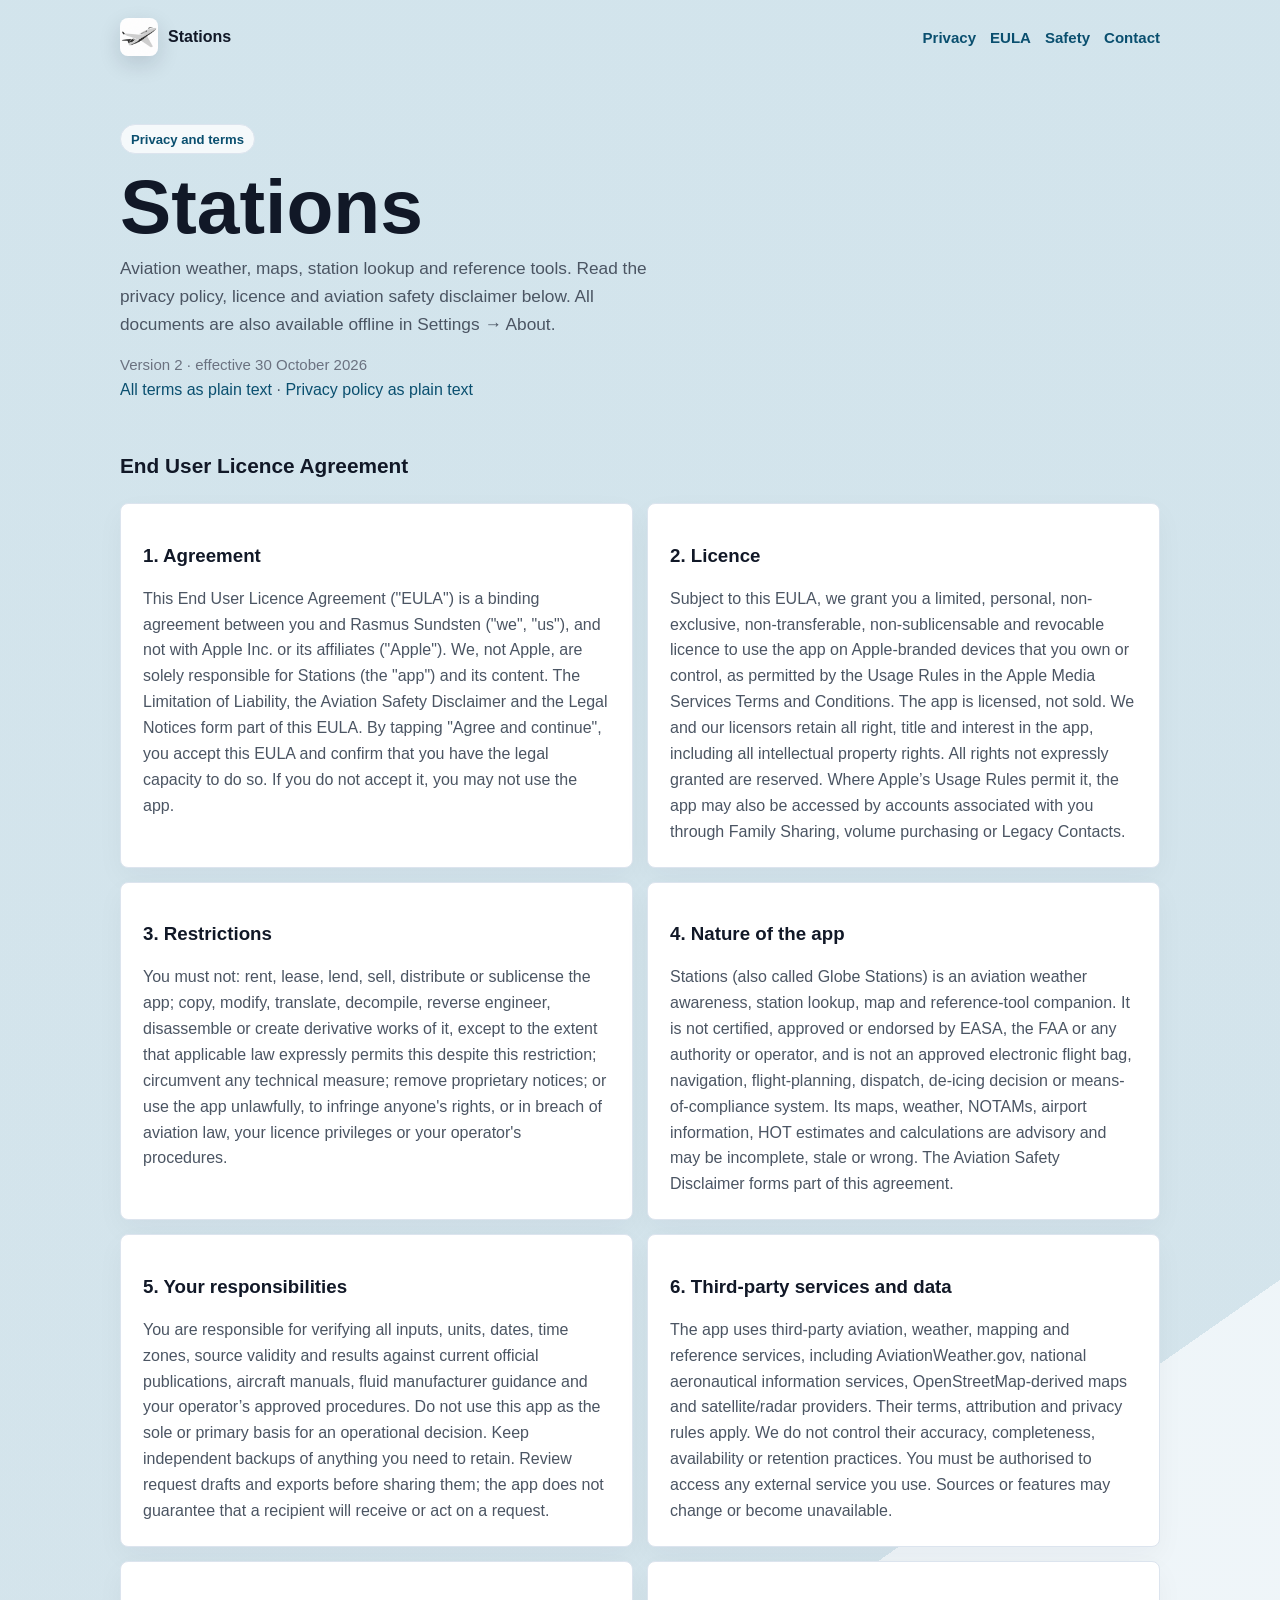
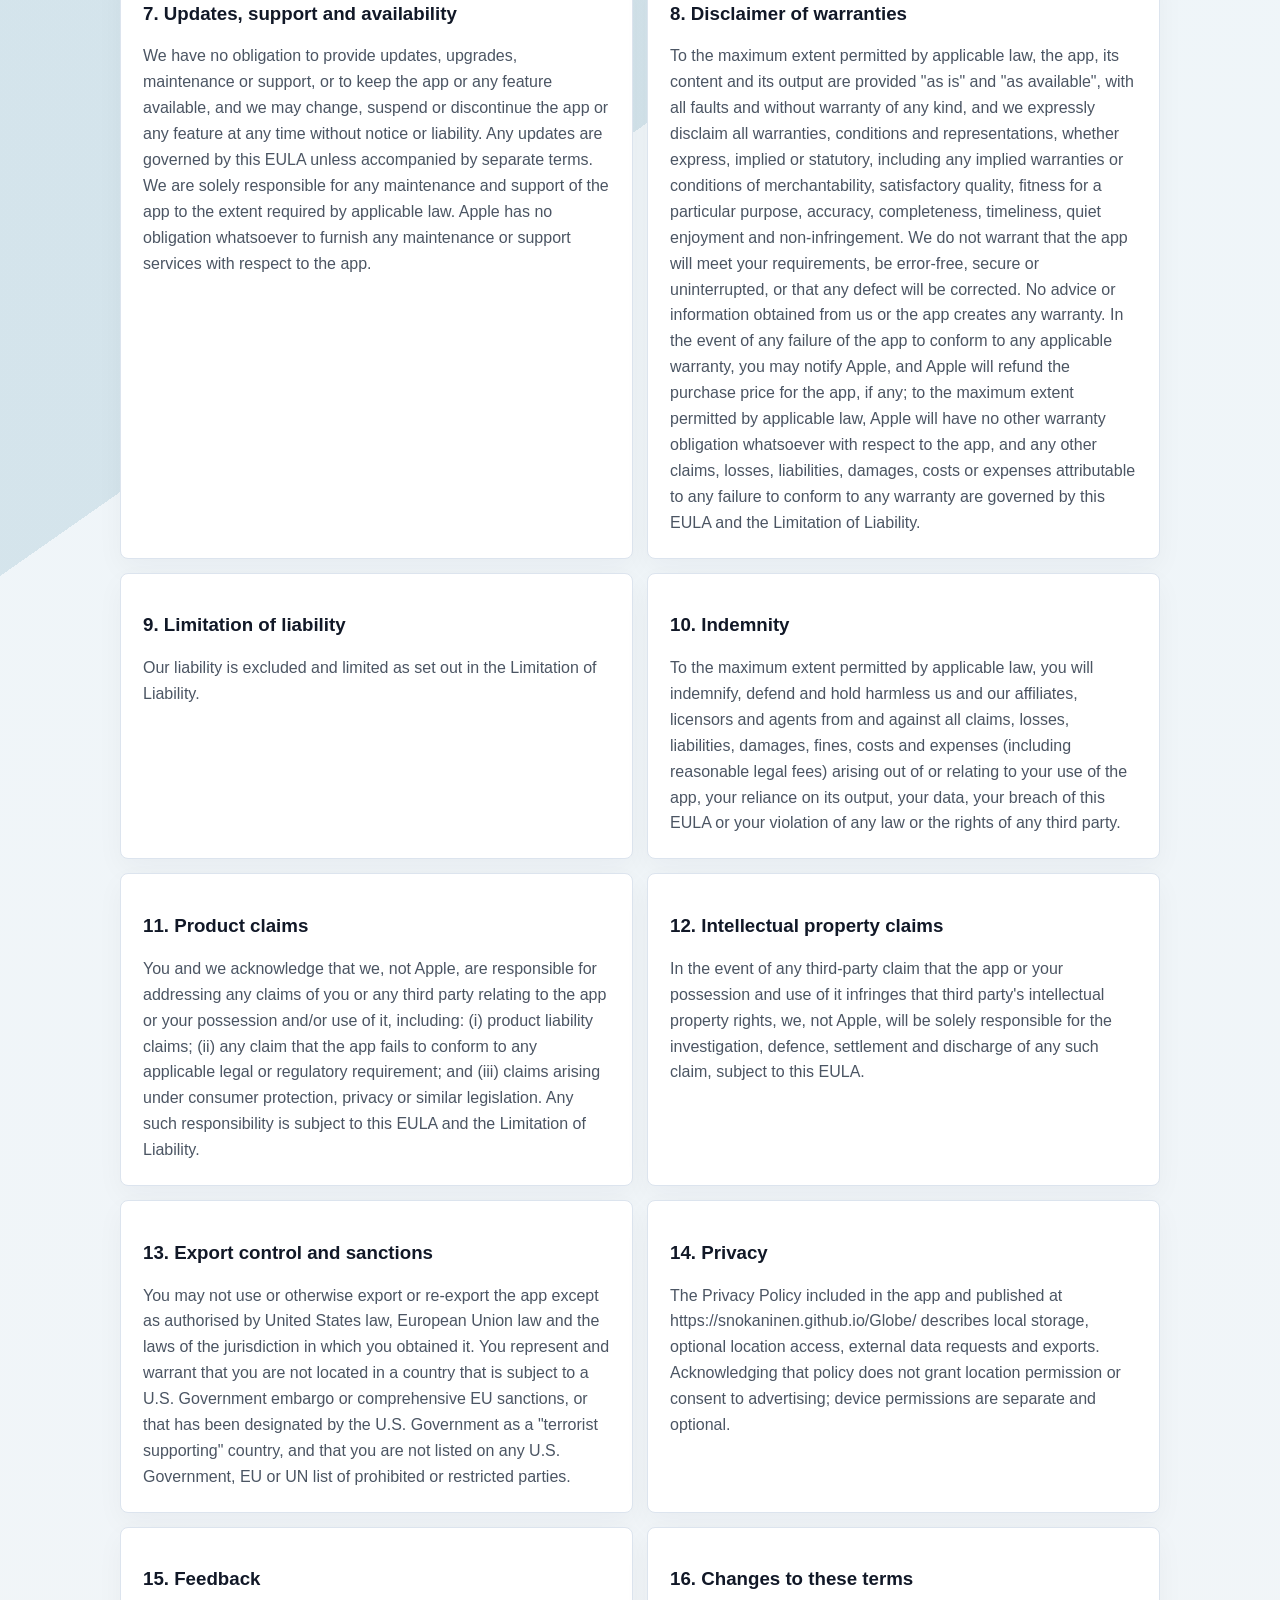
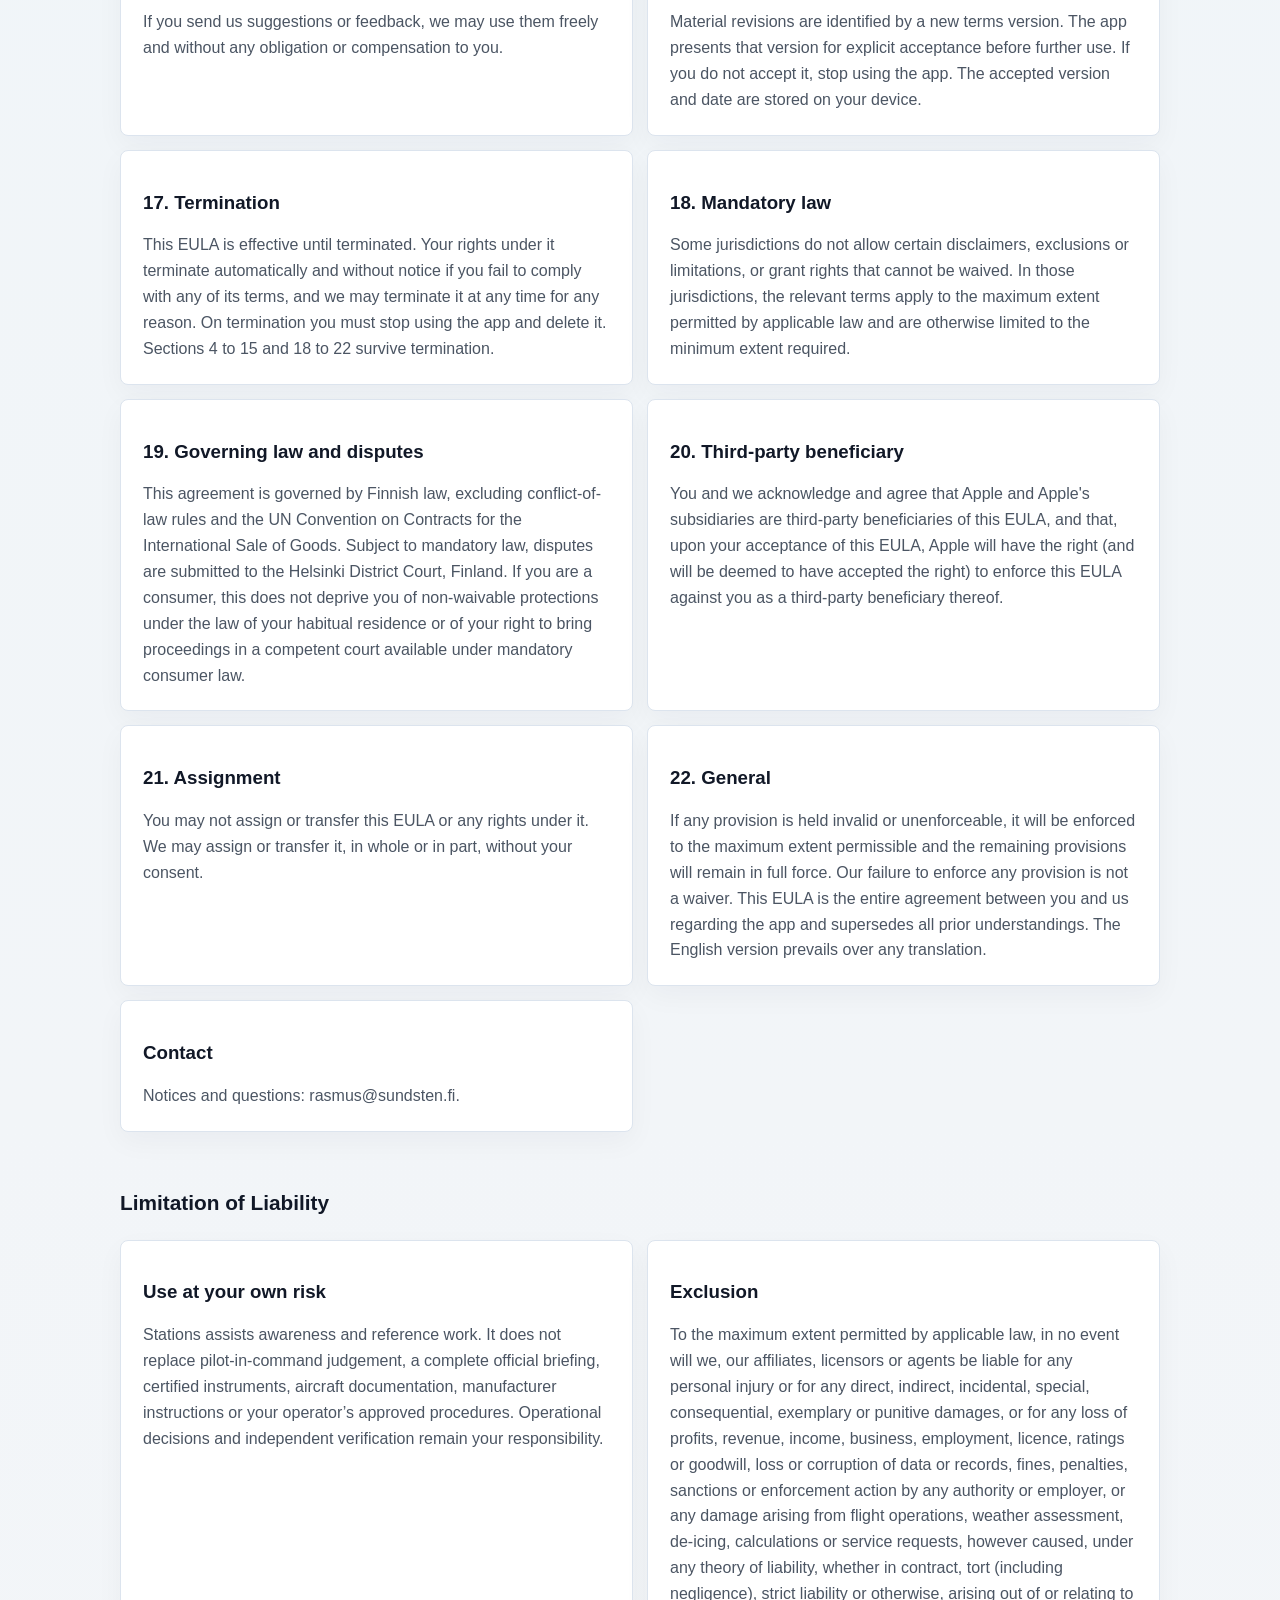
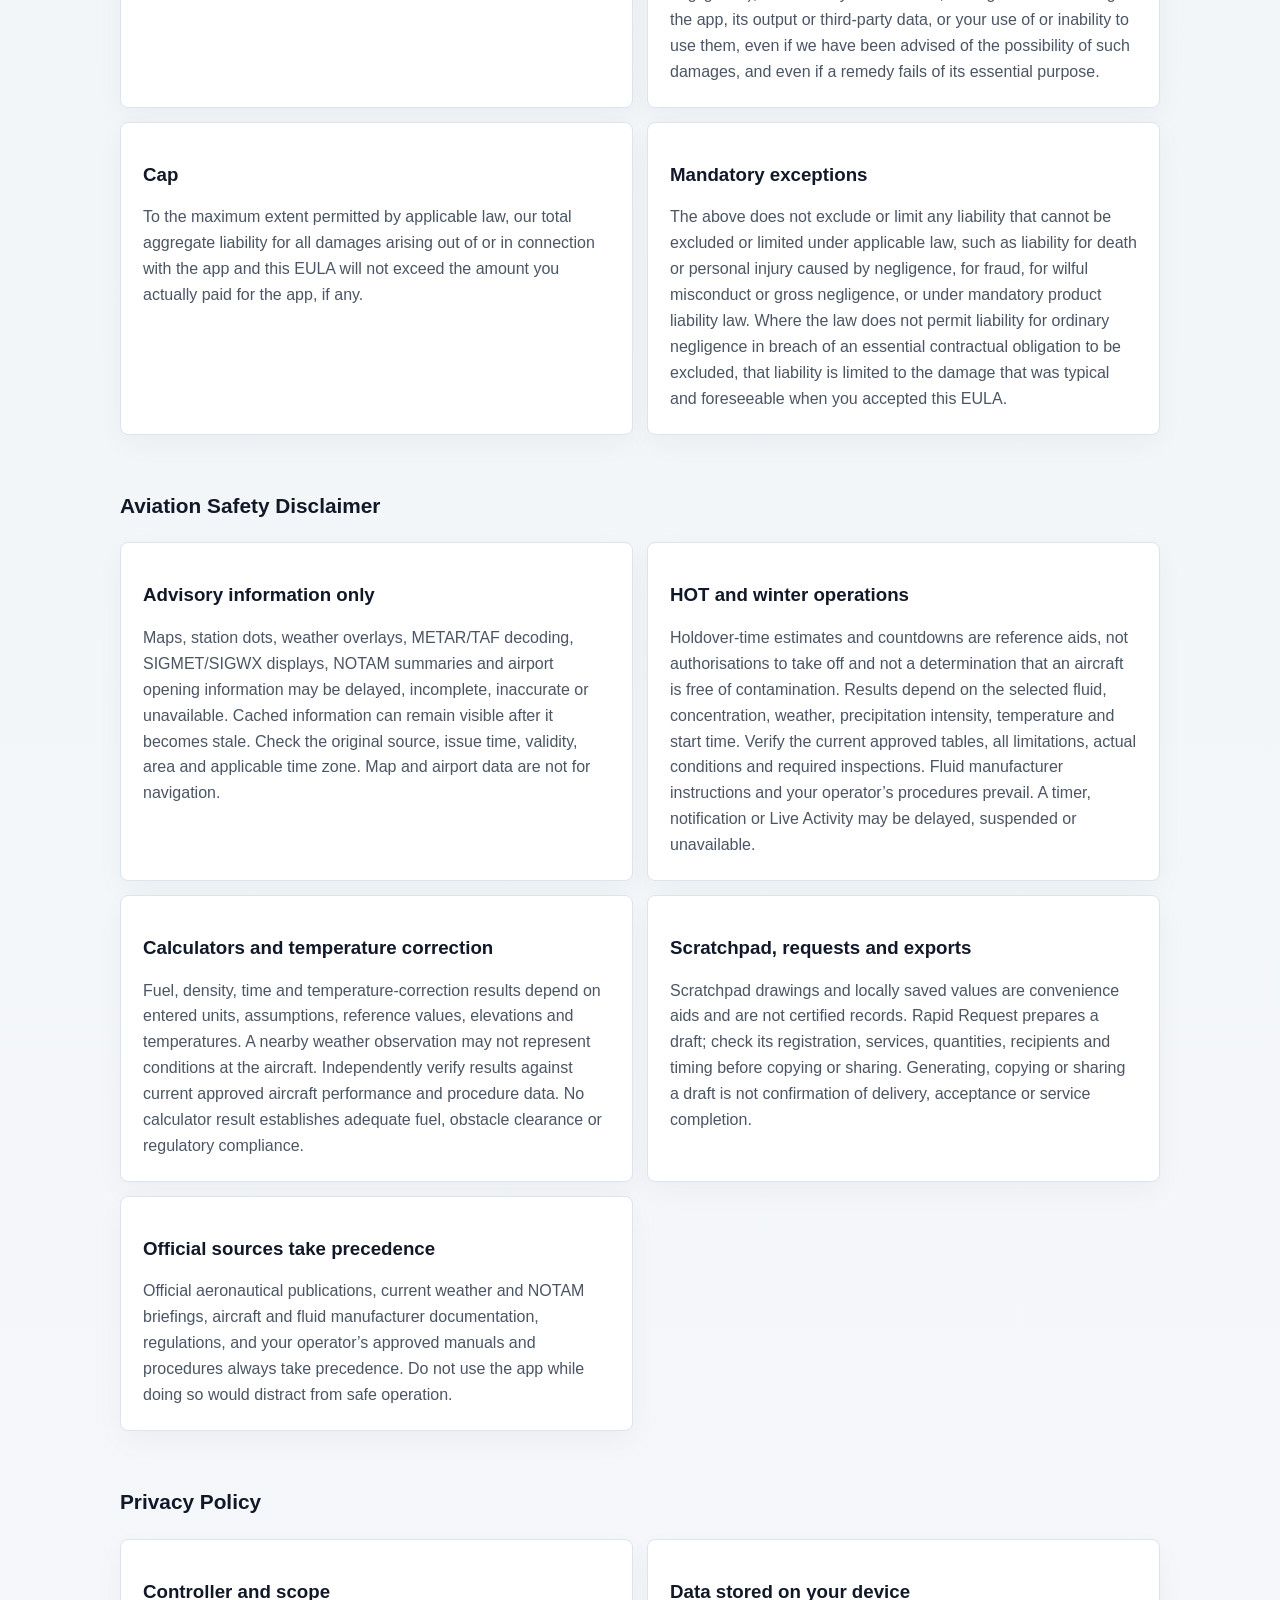
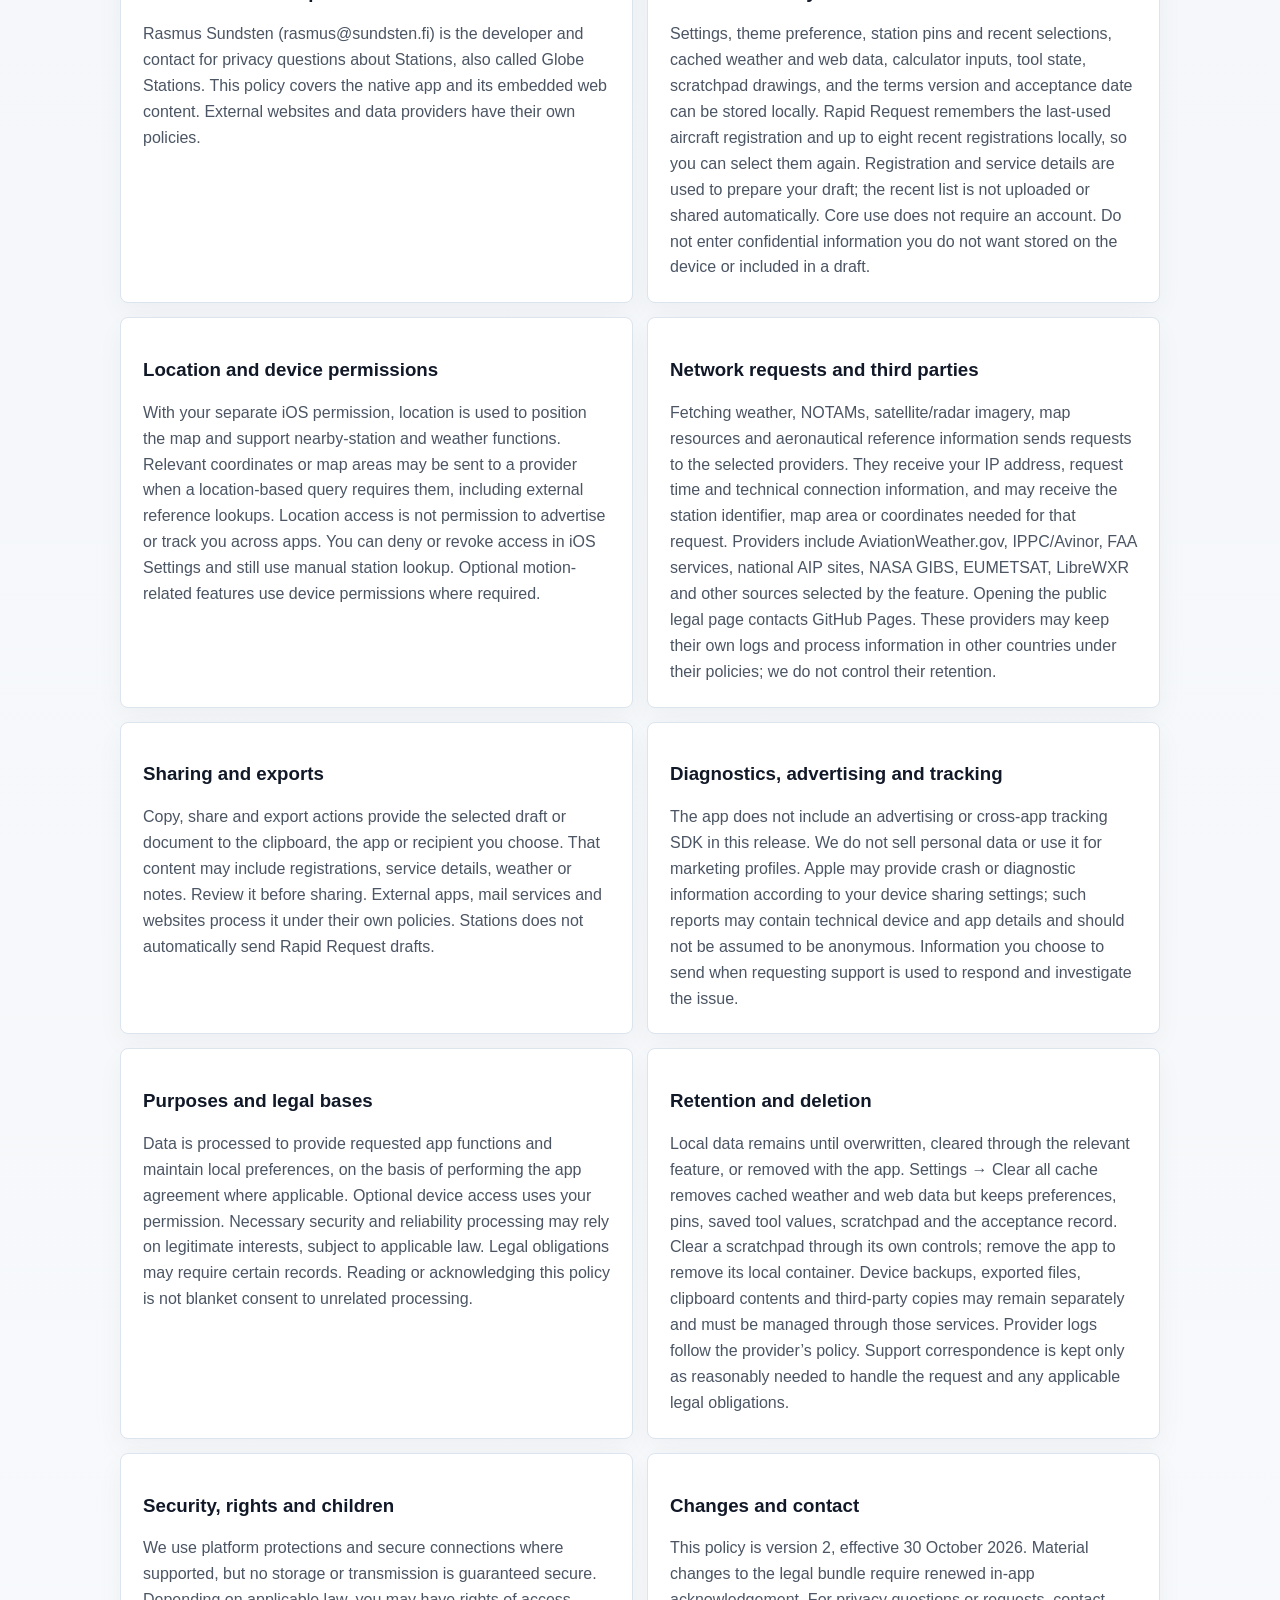
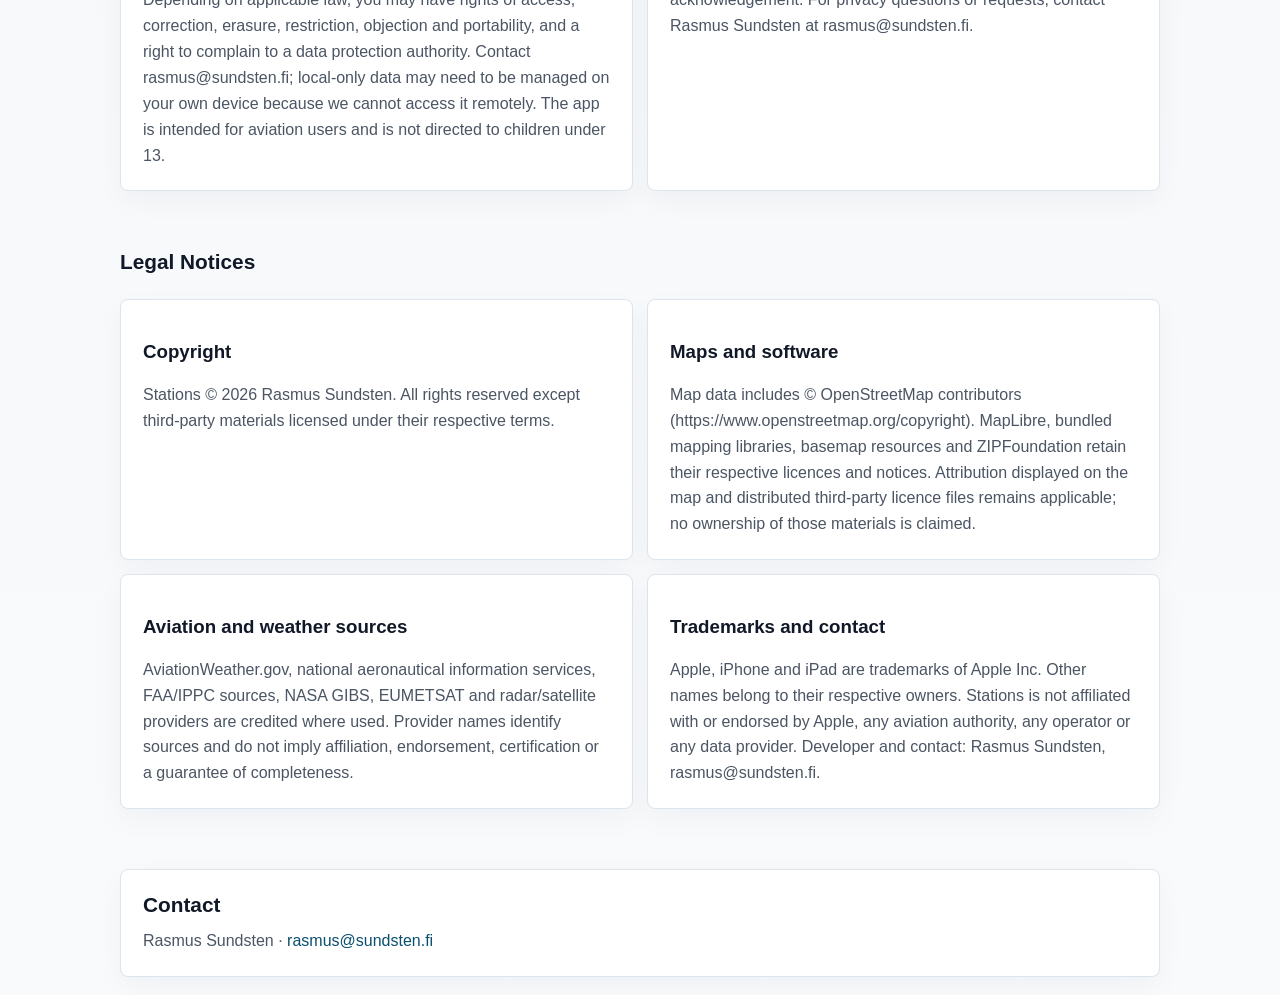
<file: index.html>
<!doctype html><html lang="en"><head><meta charset="utf-8"><meta name="viewport" content="width=device-width, initial-scale=1"><meta name="description" content="Stations privacy policy, end user licence agreement and aviation safety disclaimer."><title>Stations — Privacy and Terms</title><link rel="stylesheet" href="./styles.css"></head><body><header class="shell nav"><a class="brand" href="./"><img src="./assets/stations-icon.png" alt=""><span>Stations</span></a><nav class="nav-links" aria-label="Legal documents"><a href="#privacy">Privacy</a><a href="#eula">EULA</a><a href="#safety">Safety</a><a href="#contact">Contact</a></nav></header><main><section class="shell hero"><div class="hero-copy"><span class="pill">Privacy and terms</span><h1>Stations</h1><p class="lead">Aviation weather, maps, station lookup and reference tools. Read the privacy policy, licence and aviation safety disclaimer below. All documents are also available offline in Settings → About.</p><p class="meta">Version 2 · effective 30 October 2026</p><p><a href="./terms.txt">All terms as plain text</a> · <a href="./privacy_policy.txt">Privacy policy as plain text</a></p></div></section><section id="eula" class="shell policy"><h2>End User Licence Agreement</h2><div class="grid"><article class="card"><h3>1. Agreement</h3><p>This End User Licence Agreement (&quot;EULA&quot;) is a binding agreement between you and Rasmus Sundsten (&quot;we&quot;, &quot;us&quot;), and not with Apple Inc. or its affiliates (&quot;Apple&quot;). We, not Apple, are solely responsible for Stations (the &quot;app&quot;) and its content. The Limitation of Liability, the Aviation Safety Disclaimer and the Legal Notices form part of this EULA. By tapping &quot;Agree and continue&quot;, you accept this EULA and confirm that you have the legal capacity to do so. If you do not accept it, you may not use the app.</p></article><article class="card"><h3>2. Licence</h3><p>Subject to this EULA, we grant you a limited, personal, non-exclusive, non-transferable, non-sublicensable and revocable licence to use the app on Apple-branded devices that you own or control, as permitted by the Usage Rules in the Apple Media Services Terms and Conditions. The app is licensed, not sold. We and our licensors retain all right, title and interest in the app, including all intellectual property rights. All rights not expressly granted are reserved. Where Apple’s Usage Rules permit it, the app may also be accessed by accounts associated with you through Family Sharing, volume purchasing or Legacy Contacts.</p></article><article class="card"><h3>3. Restrictions</h3><p>You must not: rent, lease, lend, sell, distribute or sublicense the app; copy, modify, translate, decompile, reverse engineer, disassemble or create derivative works of it, except to the extent that applicable law expressly permits this despite this restriction; circumvent any technical measure; remove proprietary notices; or use the app unlawfully, to infringe anyone&#x27;s rights, or in breach of aviation law, your licence privileges or your operator&#x27;s procedures.</p></article><article class="card"><h3>4. Nature of the app</h3><p>Stations (also called Globe Stations) is an aviation weather awareness, station lookup, map and reference-tool companion. It is not certified, approved or endorsed by EASA, the FAA or any authority or operator, and is not an approved electronic flight bag, navigation, flight-planning, dispatch, de-icing decision or means-of-compliance system. Its maps, weather, NOTAMs, airport information, HOT estimates and calculations are advisory and may be incomplete, stale or wrong. The Aviation Safety Disclaimer forms part of this agreement.</p></article><article class="card"><h3>5. Your responsibilities</h3><p>You are responsible for verifying all inputs, units, dates, time zones, source validity and results against current official publications, aircraft manuals, fluid manufacturer guidance and your operator’s approved procedures. Do not use this app as the sole or primary basis for an operational decision. Keep independent backups of anything you need to retain. Review request drafts and exports before sharing them; the app does not guarantee that a recipient will receive or act on a request.</p></article><article class="card"><h3>6. Third-party services and data</h3><p>The app uses third-party aviation, weather, mapping and reference services, including AviationWeather.gov, national aeronautical information services, OpenStreetMap-derived maps and satellite/radar providers. Their terms, attribution and privacy rules apply. We do not control their accuracy, completeness, availability or retention practices. You must be authorised to access any external service you use. Sources or features may change or become unavailable.</p></article><article class="card"><h3>7. Updates, support and availability</h3><p>We have no obligation to provide updates, upgrades, maintenance or support, or to keep the app or any feature available, and we may change, suspend or discontinue the app or any feature at any time without notice or liability. Any updates are governed by this EULA unless accompanied by separate terms. We are solely responsible for any maintenance and support of the app to the extent required by applicable law. Apple has no obligation whatsoever to furnish any maintenance or support services with respect to the app.</p></article><article class="card"><h3>8. Disclaimer of warranties</h3><p>To the maximum extent permitted by applicable law, the app, its content and its output are provided &quot;as is&quot; and &quot;as available&quot;, with all faults and without warranty of any kind, and we expressly disclaim all warranties, conditions and representations, whether express, implied or statutory, including any implied warranties or conditions of merchantability, satisfactory quality, fitness for a particular purpose, accuracy, completeness, timeliness, quiet enjoyment and non-infringement. We do not warrant that the app will meet your requirements, be error-free, secure or uninterrupted, or that any defect will be corrected. No advice or information obtained from us or the app creates any warranty. In the event of any failure of the app to conform to any applicable warranty, you may notify Apple, and Apple will refund the purchase price for the app, if any; to the maximum extent permitted by applicable law, Apple will have no other warranty obligation whatsoever with respect to the app, and any other claims, losses, liabilities, damages, costs or expenses attributable to any failure to conform to any warranty are governed by this EULA and the Limitation of Liability.</p></article><article class="card"><h3>9. Limitation of liability</h3><p>Our liability is excluded and limited as set out in the Limitation of Liability.</p></article><article class="card"><h3>10. Indemnity</h3><p>To the maximum extent permitted by applicable law, you will indemnify, defend and hold harmless us and our affiliates, licensors and agents from and against all claims, losses, liabilities, damages, fines, costs and expenses (including reasonable legal fees) arising out of or relating to your use of the app, your reliance on its output, your data, your breach of this EULA or your violation of any law or the rights of any third party.</p></article><article class="card"><h3>11. Product claims</h3><p>You and we acknowledge that we, not Apple, are responsible for addressing any claims of you or any third party relating to the app or your possession and/or use of it, including: (i) product liability claims; (ii) any claim that the app fails to conform to any applicable legal or regulatory requirement; and (iii) claims arising under consumer protection, privacy or similar legislation. Any such responsibility is subject to this EULA and the Limitation of Liability.</p></article><article class="card"><h3>12. Intellectual property claims</h3><p>In the event of any third-party claim that the app or your possession and use of it infringes that third party&#x27;s intellectual property rights, we, not Apple, will be solely responsible for the investigation, defence, settlement and discharge of any such claim, subject to this EULA.</p></article><article class="card"><h3>13. Export control and sanctions</h3><p>You may not use or otherwise export or re-export the app except as authorised by United States law, European Union law and the laws of the jurisdiction in which you obtained it. You represent and warrant that you are not located in a country that is subject to a U.S. Government embargo or comprehensive EU sanctions, or that has been designated by the U.S. Government as a &quot;terrorist supporting&quot; country, and that you are not listed on any U.S. Government, EU or UN list of prohibited or restricted parties.</p></article><article class="card"><h3>14. Privacy</h3><p>The Privacy Policy included in the app and published at https://snokaninen.github.io/Globe/ describes local storage, optional location access, external data requests and exports. Acknowledging that policy does not grant location permission or consent to advertising; device permissions are separate and optional.</p></article><article class="card"><h3>15. Feedback</h3><p>If you send us suggestions or feedback, we may use them freely and without any obligation or compensation to you.</p></article><article class="card"><h3>16. Changes to these terms</h3><p>Material revisions are identified by a new terms version. The app presents that version for explicit acceptance before further use. If you do not accept it, stop using the app. The accepted version and date are stored on your device.</p></article><article class="card"><h3>17. Termination</h3><p>This EULA is effective until terminated. Your rights under it terminate automatically and without notice if you fail to comply with any of its terms, and we may terminate it at any time for any reason. On termination you must stop using the app and delete it. Sections 4 to 15 and 18 to 22 survive termination.</p></article><article class="card"><h3>18. Mandatory law</h3><p>Some jurisdictions do not allow certain disclaimers, exclusions or limitations, or grant rights that cannot be waived. In those jurisdictions, the relevant terms apply to the maximum extent permitted by applicable law and are otherwise limited to the minimum extent required.</p></article><article class="card"><h3>19. Governing law and disputes</h3><p>This agreement is governed by Finnish law, excluding conflict-of-law rules and the UN Convention on Contracts for the International Sale of Goods. Subject to mandatory law, disputes are submitted to the Helsinki District Court, Finland. If you are a consumer, this does not deprive you of non-waivable protections under the law of your habitual residence or of your right to bring proceedings in a competent court available under mandatory consumer law.</p></article><article class="card"><h3>20. Third-party beneficiary</h3><p>You and we acknowledge and agree that Apple and Apple&#x27;s subsidiaries are third-party beneficiaries of this EULA, and that, upon your acceptance of this EULA, Apple will have the right (and will be deemed to have accepted the right) to enforce this EULA against you as a third-party beneficiary thereof.</p></article><article class="card"><h3>21. Assignment</h3><p>You may not assign or transfer this EULA or any rights under it. We may assign or transfer it, in whole or in part, without your consent.</p></article><article class="card"><h3>22. General</h3><p>If any provision is held invalid or unenforceable, it will be enforced to the maximum extent permissible and the remaining provisions will remain in full force. Our failure to enforce any provision is not a waiver. This EULA is the entire agreement between you and us regarding the app and supersedes all prior understandings. The English version prevails over any translation.</p></article><article class="card"><h3>Contact</h3><p>Notices and questions: rasmus@sundsten.fi.</p></article></div></section><section id="liability" class="shell policy"><h2>Limitation of Liability</h2><div class="grid"><article class="card"><h3>Use at your own risk</h3><p>Stations assists awareness and reference work. It does not replace pilot-in-command judgement, a complete official briefing, certified instruments, aircraft documentation, manufacturer instructions or your operator’s approved procedures. Operational decisions and independent verification remain your responsibility.</p></article><article class="card"><h3>Exclusion</h3><p>To the maximum extent permitted by applicable law, in no event will we, our affiliates, licensors or agents be liable for any personal injury or for any direct, indirect, incidental, special, consequential, exemplary or punitive damages, or for any loss of profits, revenue, income, business, employment, licence, ratings or goodwill, loss or corruption of data or records, fines, penalties, sanctions or enforcement action by any authority or employer, or any damage arising from flight operations, weather assessment, de-icing, calculations or service requests, however caused, under any theory of liability, whether in contract, tort (including negligence), strict liability or otherwise, arising out of or relating to the app, its output or third-party data, or your use of or inability to use them, even if we have been advised of the possibility of such damages, and even if a remedy fails of its essential purpose.</p></article><article class="card"><h3>Cap</h3><p>To the maximum extent permitted by applicable law, our total aggregate liability for all damages arising out of or in connection with the app and this EULA will not exceed the amount you actually paid for the app, if any.</p></article><article class="card"><h3>Mandatory exceptions</h3><p>The above does not exclude or limit any liability that cannot be excluded or limited under applicable law, such as liability for death or personal injury caused by negligence, for fraud, for wilful misconduct or gross negligence, or under mandatory product liability law. Where the law does not permit liability for ordinary negligence in breach of an essential contractual obligation to be excluded, that liability is limited to the damage that was typical and foreseeable when you accepted this EULA.</p></article></div></section><section id="safety" class="shell policy"><h2>Aviation Safety Disclaimer</h2><div class="grid"><article class="card"><h3>Advisory information only</h3><p>Maps, station dots, weather overlays, METAR/TAF decoding, SIGMET/SIGWX displays, NOTAM summaries and airport opening information may be delayed, incomplete, inaccurate or unavailable. Cached information can remain visible after it becomes stale. Check the original source, issue time, validity, area and applicable time zone. Map and airport data are not for navigation.</p></article><article class="card"><h3>HOT and winter operations</h3><p>Holdover-time estimates and countdowns are reference aids, not authorisations to take off and not a determination that an aircraft is free of contamination. Results depend on the selected fluid, concentration, weather, precipitation intensity, temperature and start time. Verify the current approved tables, all limitations, actual conditions and required inspections. Fluid manufacturer instructions and your operator’s procedures prevail. A timer, notification or Live Activity may be delayed, suspended or unavailable.</p></article><article class="card"><h3>Calculators and temperature correction</h3><p>Fuel, density, time and temperature-correction results depend on entered units, assumptions, reference values, elevations and temperatures. A nearby weather observation may not represent conditions at the aircraft. Independently verify results against current approved aircraft performance and procedure data. No calculator result establishes adequate fuel, obstacle clearance or regulatory compliance.</p></article><article class="card"><h3>Scratchpad, requests and exports</h3><p>Scratchpad drawings and locally saved values are convenience aids and are not certified records. Rapid Request prepares a draft; check its registration, services, quantities, recipients and timing before copying or sharing. Generating, copying or sharing a draft is not confirmation of delivery, acceptance or service completion.</p></article><article class="card"><h3>Official sources take precedence</h3><p>Official aeronautical publications, current weather and NOTAM briefings, aircraft and fluid manufacturer documentation, regulations, and your operator’s approved manuals and procedures always take precedence. Do not use the app while doing so would distract from safe operation.</p></article></div></section><section id="privacy" class="shell policy"><h2>Privacy Policy</h2><div class="grid"><article class="card"><h3>Controller and scope</h3><p>Rasmus Sundsten (rasmus@sundsten.fi) is the developer and contact for privacy questions about Stations, also called Globe Stations. This policy covers the native app and its embedded web content. External websites and data providers have their own policies.</p></article><article class="card"><h3>Data stored on your device</h3><p>Settings, theme preference, station pins and recent selections, cached weather and web data, calculator inputs, tool state, scratchpad drawings, and the terms version and acceptance date can be stored locally. Rapid Request remembers the last-used aircraft registration and up to eight recent registrations locally, so you can select them again. Registration and service details are used to prepare your draft; the recent list is not uploaded or shared automatically. Core use does not require an account. Do not enter confidential information you do not want stored on the device or included in a draft.</p></article><article class="card"><h3>Location and device permissions</h3><p>With your separate iOS permission, location is used to position the map and support nearby-station and weather functions. Relevant coordinates or map areas may be sent to a provider when a location-based query requires them, including external reference lookups. Location access is not permission to advertise or track you across apps. You can deny or revoke access in iOS Settings and still use manual station lookup. Optional motion-related features use device permissions where required.</p></article><article class="card"><h3>Network requests and third parties</h3><p>Fetching weather, NOTAMs, satellite/radar imagery, map resources and aeronautical reference information sends requests to the selected providers. They receive your IP address, request time and technical connection information, and may receive the station identifier, map area or coordinates needed for that request. Providers include AviationWeather.gov, IPPC/Avinor, FAA services, national AIP sites, NASA GIBS, EUMETSAT, LibreWXR and other sources selected by the feature. Opening the public legal page contacts GitHub Pages. These providers may keep their own logs and process information in other countries under their policies; we do not control their retention.</p></article><article class="card"><h3>Sharing and exports</h3><p>Copy, share and export actions provide the selected draft or document to the clipboard, the app or recipient you choose. That content may include registrations, service details, weather or notes. Review it before sharing. External apps, mail services and websites process it under their own policies. Stations does not automatically send Rapid Request drafts.</p></article><article class="card"><h3>Diagnostics, advertising and tracking</h3><p>The app does not include an advertising or cross-app tracking SDK in this release. We do not sell personal data or use it for marketing profiles. Apple may provide crash or diagnostic information according to your device sharing settings; such reports may contain technical device and app details and should not be assumed to be anonymous. Information you choose to send when requesting support is used to respond and investigate the issue.</p></article><article class="card"><h3>Purposes and legal bases</h3><p>Data is processed to provide requested app functions and maintain local preferences, on the basis of performing the app agreement where applicable. Optional device access uses your permission. Necessary security and reliability processing may rely on legitimate interests, subject to applicable law. Legal obligations may require certain records. Reading or acknowledging this policy is not blanket consent to unrelated processing.</p></article><article class="card"><h3>Retention and deletion</h3><p>Local data remains until overwritten, cleared through the relevant feature, or removed with the app. Settings → Clear all cache removes cached weather and web data but keeps preferences, pins, saved tool values, scratchpad and the acceptance record. Clear a scratchpad through its own controls; remove the app to remove its local container. Device backups, exported files, clipboard contents and third-party copies may remain separately and must be managed through those services. Provider logs follow the provider’s policy. Support correspondence is kept only as reasonably needed to handle the request and any applicable legal obligations.</p></article><article class="card"><h3>Security, rights and children</h3><p>We use platform protections and secure connections where supported, but no storage or transmission is guaranteed secure. Depending on applicable law, you may have rights of access, correction, erasure, restriction, objection and portability, and a right to complain to a data protection authority. Contact rasmus@sundsten.fi; local-only data may need to be managed on your own device because we cannot access it remotely. The app is intended for aviation users and is not directed to children under 13.</p></article><article class="card"><h3>Changes and contact</h3><p>This policy is version 2, effective 30 October 2026. Material changes to the legal bundle require renewed in-app acknowledgement. For privacy questions or requests, contact Rasmus Sundsten at rasmus@sundsten.fi.</p></article></div></section><section id="notices" class="shell policy"><h2>Legal Notices</h2><div class="grid"><article class="card"><h3>Copyright</h3><p>Stations © 2026 Rasmus Sundsten. All rights reserved except third-party materials licensed under their respective terms.</p></article><article class="card"><h3>Maps and software</h3><p>Map data includes © OpenStreetMap contributors (https://www.openstreetmap.org/copyright). MapLibre, bundled mapping libraries, basemap resources and ZIPFoundation retain their respective licences and notices. Attribution displayed on the map and distributed third-party licence files remains applicable; no ownership of those materials is claimed.</p></article><article class="card"><h3>Aviation and weather sources</h3><p>AviationWeather.gov, national aeronautical information services, FAA/IPPC sources, NASA GIBS, EUMETSAT and radar/satellite providers are credited where used. Provider names identify sources and do not imply affiliation, endorsement, certification or a guarantee of completeness.</p></article><article class="card"><h3>Trademarks and contact</h3><p>Apple, iPhone and iPad are trademarks of Apple Inc. Other names belong to their respective owners. Stations is not affiliated with or endorsed by Apple, any aviation authority, any operator or any data provider. Developer and contact: Rasmus Sundsten, rasmus@sundsten.fi.</p></article></div></section><section id="contact" class="shell band"><article class="card"><h2>Contact</h2><p>Rasmus Sundsten · <a href="mailto:rasmus@sundsten.fi">rasmus@sundsten.fi</a></p></article></section></main></body></html>
</file>
<file: styles.css>
:root {
  color-scheme: light;
  --bg: #f2f5f8;
  --panel: #ffffff;
  --ink: #111827;
  --muted: #4b5563;
  --soft: #6b7280;
  --line: #dce4ee;
  --accent: #126a8f;
  --accent-strong: #0a4f6f;
  --ok: #166534;
  --sky: #d9edf7;
  --runway: #1f2937;
  --shadow: 0 18px 50px rgba(15, 23, 42, 0.08);
}

* {
  box-sizing: border-box;
}

html {
  scroll-behavior: smooth;
}

body {
  margin: 0;
  font-family: -apple-system, BlinkMacSystemFont, "SF Pro Text", "Segoe UI", Roboto, Arial, sans-serif;
  background:
    linear-gradient(145deg, rgba(18, 106, 143, 0.12) 0 22%, transparent 22% 100%),
    linear-gradient(180deg, #edf5f9 0%, var(--bg) 48%, #f8fafc 100%);
  color: var(--ink);
}

a {
  color: var(--accent-strong);
  text-decoration: none;
}

a:hover {
  text-decoration: underline;
}

.shell {
  width: min(1040px, calc(100% - 32px));
  margin: 0 auto;
}

.nav {
  display: flex;
  align-items: center;
  justify-content: space-between;
  gap: 16px;
  padding: 18px 0;
}

.brand,
.nav-links {
  display: inline-flex;
  align-items: center;
}

.brand {
  gap: 10px;
  color: var(--ink);
  font-weight: 800;
}

.brand img {
  width: 38px;
  height: 38px;
  border-radius: 8px;
  box-shadow: 0 8px 22px rgba(15, 23, 42, 0.14);
}

.nav-links {
  gap: 14px;
  font-size: 0.94rem;
  font-weight: 750;
}

.hero {
  display: grid;
  grid-template-columns: minmax(0, 1.1fr) minmax(260px, 0.9fr);
  gap: 28px;
  align-items: center;
  padding: 50px 0 34px;
}

.hero-copy {
  min-width: 0;
}

.pill {
  display: inline-flex;
  align-items: center;
  min-height: 30px;
  padding: 0 10px;
  border: 1px solid var(--line);
  border-radius: 999px;
  background: rgba(255, 255, 255, 0.78);
  color: var(--accent-strong);
  font-size: 0.82rem;
  font-weight: 800;
}

h1 {
  margin: 16px 0 12px;
  font-size: clamp(2.35rem, 6vw, 4.8rem);
  line-height: 0.95;
  letter-spacing: 0;
}

h2 {
  margin: 0 0 10px;
  font-size: 1.3rem;
  line-height: 1.25;
}

p,
li {
  color: var(--muted);
  line-height: 1.62;
}

p {
  margin: 0;
}

.lead {
  max-width: 680px;
  font-size: 1.08rem;
}

.meta {
  margin-top: 14px;
  color: var(--soft);
  font-size: 0.94rem;
}

.device {
  justify-self: end;
  width: min(100%, 360px);
  border: 1px solid rgba(148, 163, 184, 0.28);
  border-radius: 8px;
  background: rgba(255, 255, 255, 0.84);
  box-shadow: var(--shadow);
  padding: 20px;
}

.device-screen {
  overflow: hidden;
  border: 1px solid var(--line);
  border-radius: 8px;
  background: #f8fafc;
  padding: 18px;
}

.app-icon {
  width: 82px;
  height: 82px;
  border-radius: 18px;
  display: block;
  margin-bottom: 18px;
  box-shadow: 0 16px 36px rgba(15, 23, 42, 0.16);
}

.map-preview {
  position: relative;
  min-height: 156px;
  overflow: hidden;
  border: 1px solid var(--line);
  border-radius: 8px;
  background:
    linear-gradient(90deg, rgba(255, 255, 255, 0.36) 1px, transparent 1px),
    linear-gradient(rgba(255, 255, 255, 0.42) 1px, transparent 1px),
    linear-gradient(140deg, #cbe8e5 0 30%, #dbeed7 30% 55%, #bddbea 55% 100%);
  background-size: 34px 34px, 34px 34px, auto;
}

.map-preview::before {
  content: "";
  position: absolute;
  left: -20px;
  right: -10px;
  top: 66px;
  height: 36px;
  transform: rotate(-13deg);
  border-radius: 999px;
  background: var(--runway);
  box-shadow: inset 0 0 0 11px rgba(255, 255, 255, 0.16);
}

.route {
  position: absolute;
  display: block;
  height: 2px;
  border-radius: 999px;
  background: rgba(18, 106, 143, 0.58);
}

.route-a {
  width: 164px;
  left: 82px;
  top: 40px;
  transform: rotate(20deg);
}

.route-b {
  width: 118px;
  left: 32px;
  bottom: 32px;
  transform: rotate(-18deg);
}

.station {
  position: absolute;
  display: block;
  width: 14px;
  height: 14px;
  border: 3px solid #fff;
  border-radius: 999px;
  background: var(--accent);
  box-shadow: 0 8px 16px rgba(15, 23, 42, 0.18);
}

.station-a {
  left: 62px;
  top: 34px;
}

.station-b {
  right: 64px;
  top: 72px;
}

.station-c {
  left: 138px;
  bottom: 36px;
}

.mock-line {
  height: 10px;
  margin: 10px 0;
  border-radius: 999px;
  background: #d8e2ef;
}

.mock-line.short {
  width: 58%;
  background: rgba(18, 106, 143, 0.24);
}

.mock-row {
  display: grid;
  grid-template-columns: 1fr 72px;
  gap: 12px;
  align-items: center;
  margin-top: 18px;
  padding-top: 16px;
  border-top: 1px solid var(--line);
}

.mock-badge {
  min-height: 34px;
  display: grid;
  place-items: center;
  border-radius: 8px;
  background: #e5f4f8;
  color: var(--accent-strong);
  font-size: 0.76rem;
  font-weight: 850;
}

.band {
  padding: 18px 0;
}

.card {
  background: var(--panel);
  border: 1px solid var(--line);
  border-radius: 8px;
  padding: 22px;
  box-shadow: 0 10px 28px rgba(15, 23, 42, 0.04);
}

.summary ul {
  margin: 8px 0 0;
  padding-left: 18px;
}

.summary li {
  margin: 6px 0;
  color: var(--ok);
  font-weight: 700;
}

.grid {
  display: grid;
  grid-template-columns: repeat(2, minmax(0, 1fr));
  gap: 14px;
}

.policy {
  display: grid;
  gap: 14px;
  padding: 16px 0 42px;
}

.contact {
  margin-bottom: 56px;
}

.source-link {
  margin-top: 10px;
}

.footer {
  border-top: 1px solid var(--line);
  padding: 22px 0 34px;
  color: var(--soft);
  font-size: 0.92rem;
}

@media (max-width: 780px) {
  .shell {
    width: min(100% - 28px, 1040px);
  }

  .nav {
    align-items: flex-start;
  }

  .nav-links {
    padding-top: 9px;
  }

  .hero {
    grid-template-columns: 1fr;
    padding-top: 30px;
  }

  .device {
    justify-self: stretch;
    width: 100%;
  }

  .grid {
    grid-template-columns: 1fr;
  }

  h1 {
    font-size: clamp(2.7rem, 14vw, 4.1rem);
  }
}
</file>
